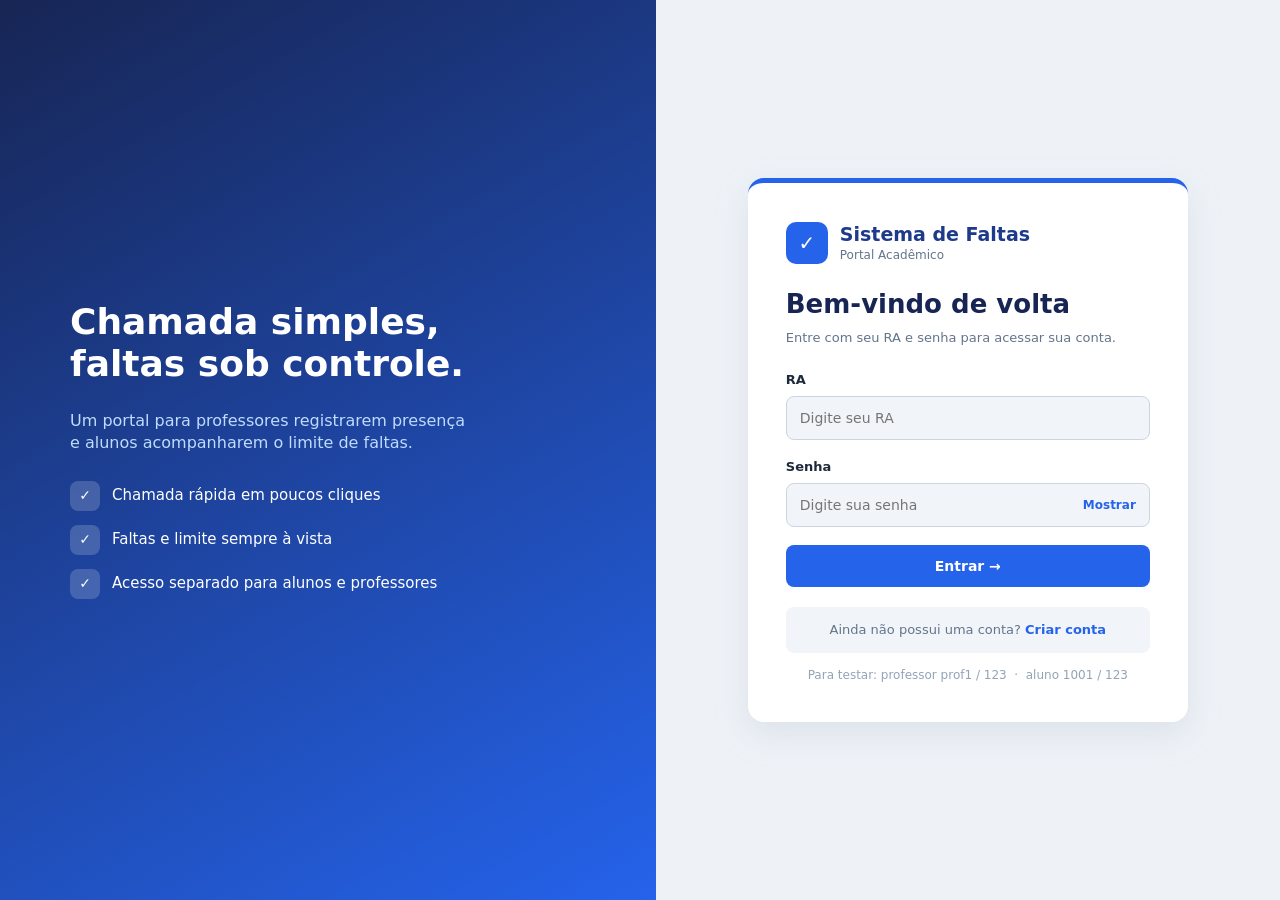
<file: index.html>
<!DOCTYPE html>
<html lang="pt-BR">
<head>
    <meta charset="UTF-8"><meta name="viewport" content="width=device-width, initial-scale=1.0"><link rel="stylesheet" href="css/style.css">
    <title>Sistema de Faltas</title>
</head>
<body class="login" data-pagina="login">
    <aside class="lado"><h2>Chamada simples, faltas sob controle.</h2><p>Um portal para professores registrarem presença e alunos acompanharem o limite de faltas.</p><ul><li><b>✓</b>Chamada rápida em poucos cliques</li><li><b>✓</b>Faltas e limite sempre à vista</li><li><b>✓</b>Acesso separado para alunos e professores</li></ul></aside>
    <main class="form-area">
        <section class="cartao">
            <div class="marca"><div class="logo-icone">✓</div><div><h1>Sistema de Faltas</h1><p>Portal Acadêmico</p></div></div>
            <h2>Bem-vindo de volta</h2>
            <p class="subtitulo">Entre com seu RA e senha para acessar sua conta.</p>
            <form>
                <div class="campo">
                    <label for="ra">RA</label>
                    <input type="text" id="ra" name="ra" placeholder="Digite seu RA" required>
                </div>
                <div class="campo">
                    <label for="senha">Senha</label>
                    <div class="senha-box">
                        <input type="password" id="senha" name="senha" placeholder="Digite sua senha" required>
                        <button type="button" class="ver-senha" data-alvo="senha">Mostrar</button>
                    </div>
                </div>
                <button class="botao" type="submit">Entrar →</button>
            </form>
            <div class="criar-conta">Ainda não possui uma conta? <a href="cadastro.html">Criar conta</a></div>
            <p class="dica">Para testar: professor prof1 / 123 &nbsp;·&nbsp; aluno 1001 / 123</p>
        </section>
    </main>
    <script src="js/app.js"></script>
</body>
</html>
</file>
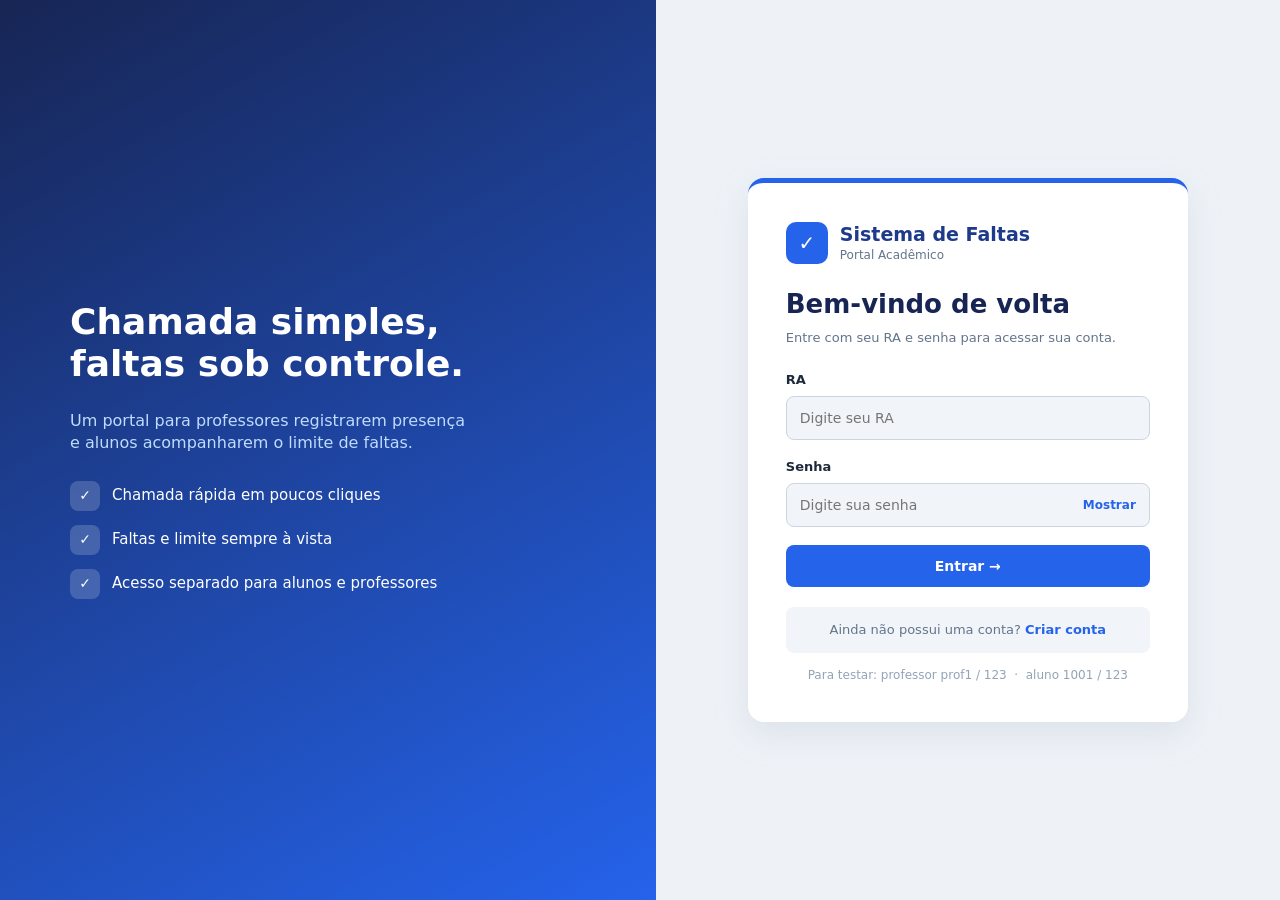
<file: aluno.html>
<!DOCTYPE html>
<html lang="pt-BR">
<head>
    <meta charset="UTF-8"><meta name="viewport" content="width=device-width, initial-scale=1.0"><link rel="stylesheet" href="css/style.css">
    <title>Minhas faltas</title>
</head>
<body class="app" data-pagina="aluno">
    <div id="cabecalho"></div>
    <main class="conteudo" id="conteudo"></main>
    <script src="js/app.js"></script>
</body>
</html>
</file>
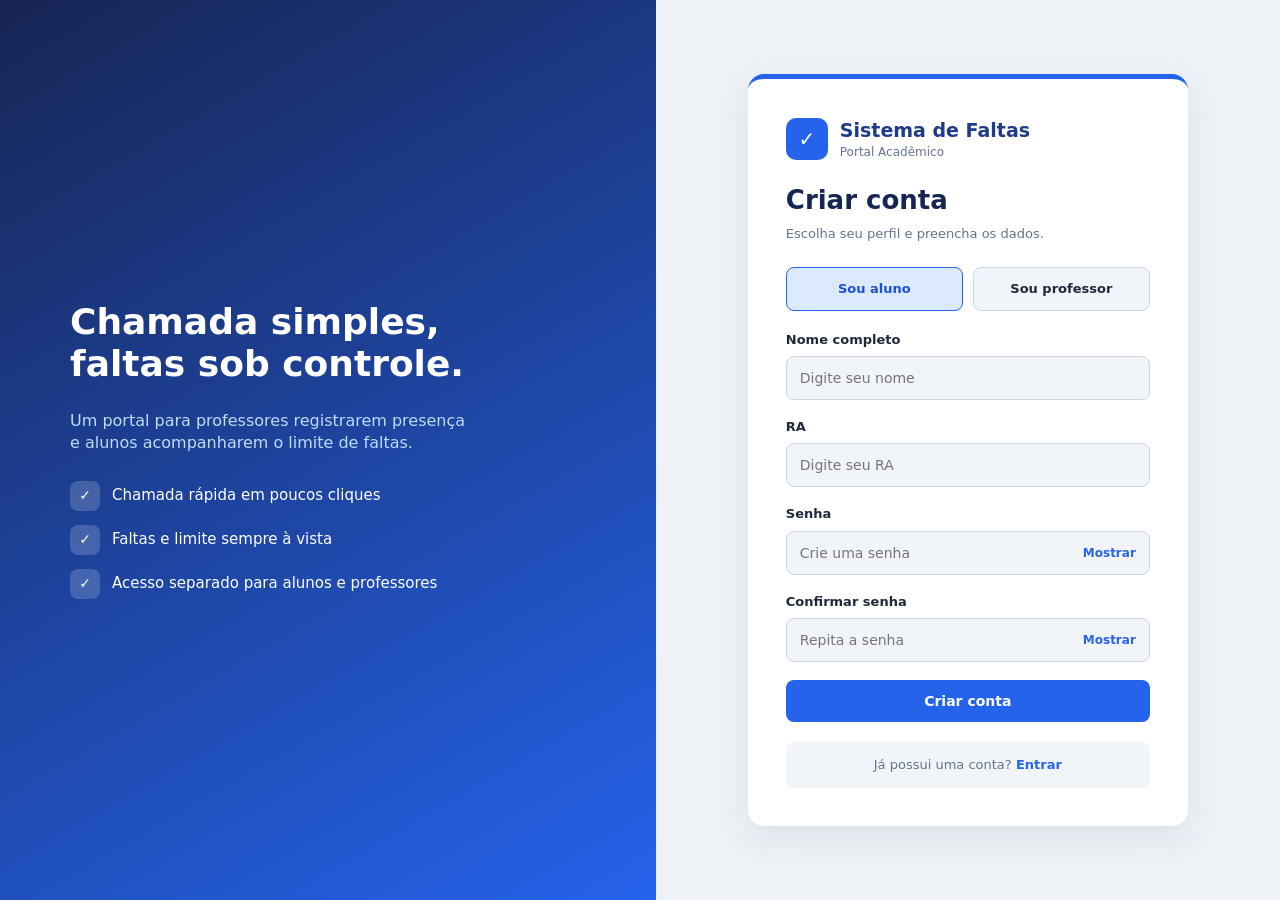
<file: cadastro.html>
<!DOCTYPE html>
<html lang="pt-BR">
<head>
    <meta charset="UTF-8"><meta name="viewport" content="width=device-width, initial-scale=1.0"><link rel="stylesheet" href="css/style.css">
    <title>Criar conta</title>
</head>
<body class="login" data-pagina="cadastro">
    <aside class="lado"><h2>Chamada simples, faltas sob controle.</h2><p>Um portal para professores registrarem presença e alunos acompanharem o limite de faltas.</p><ul><li><b>✓</b>Chamada rápida em poucos cliques</li><li><b>✓</b>Faltas e limite sempre à vista</li><li><b>✓</b>Acesso separado para alunos e professores</li></ul></aside>
    <main class="form-area">
        <section class="cartao">
            <div class="marca"><div class="logo-icone">✓</div><div><h1>Sistema de Faltas</h1><p>Portal Acadêmico</p></div></div>
            <h2>Criar conta</h2>
            <p class="subtitulo">Escolha seu perfil e preencha os dados.</p>
            <form id="form-cadastro">
                <div class="tipo-opcoes">
                    <label><input type="radio" name="tipo" value="aluno" checked>Sou aluno</label>
                    <label><input type="radio" name="tipo" value="professor">Sou professor</label>
                </div>
                <div class="campo">
                    <label for="nome">Nome completo</label>
                    <input type="text" id="nome" name="nome" placeholder="Digite seu nome" required>
                </div>
                <div class="campo">
                    <label for="ra" id="label-ra">RA</label>
                    <input type="text" id="ra" name="ra" placeholder="Digite seu RA" required>
                </div>
                <div class="campo">
                    <label for="senha">Senha</label>
                    <div class="senha-box">
                        <input type="password" id="senha" name="senha" placeholder="Crie uma senha" required>
                        <button type="button" class="ver-senha" data-alvo="senha">Mostrar</button>
                    </div>
                </div>
                <div class="campo">
                    <label for="confirmar">Confirmar senha</label>
                    <div class="senha-box">
                        <input type="password" id="confirmar" name="confirmar" placeholder="Repita a senha" required>
                        <button type="button" class="ver-senha" data-alvo="confirmar">Mostrar</button>
                    </div>
                </div>
                <button class="botao" type="submit">Criar conta</button>
            </form>
            <div class="criar-conta">Já possui uma conta? <a href="index.html">Entrar</a></div>
        </section>
    </main>
    <script src="js/app.js"></script>
</body>
</html>
</file>
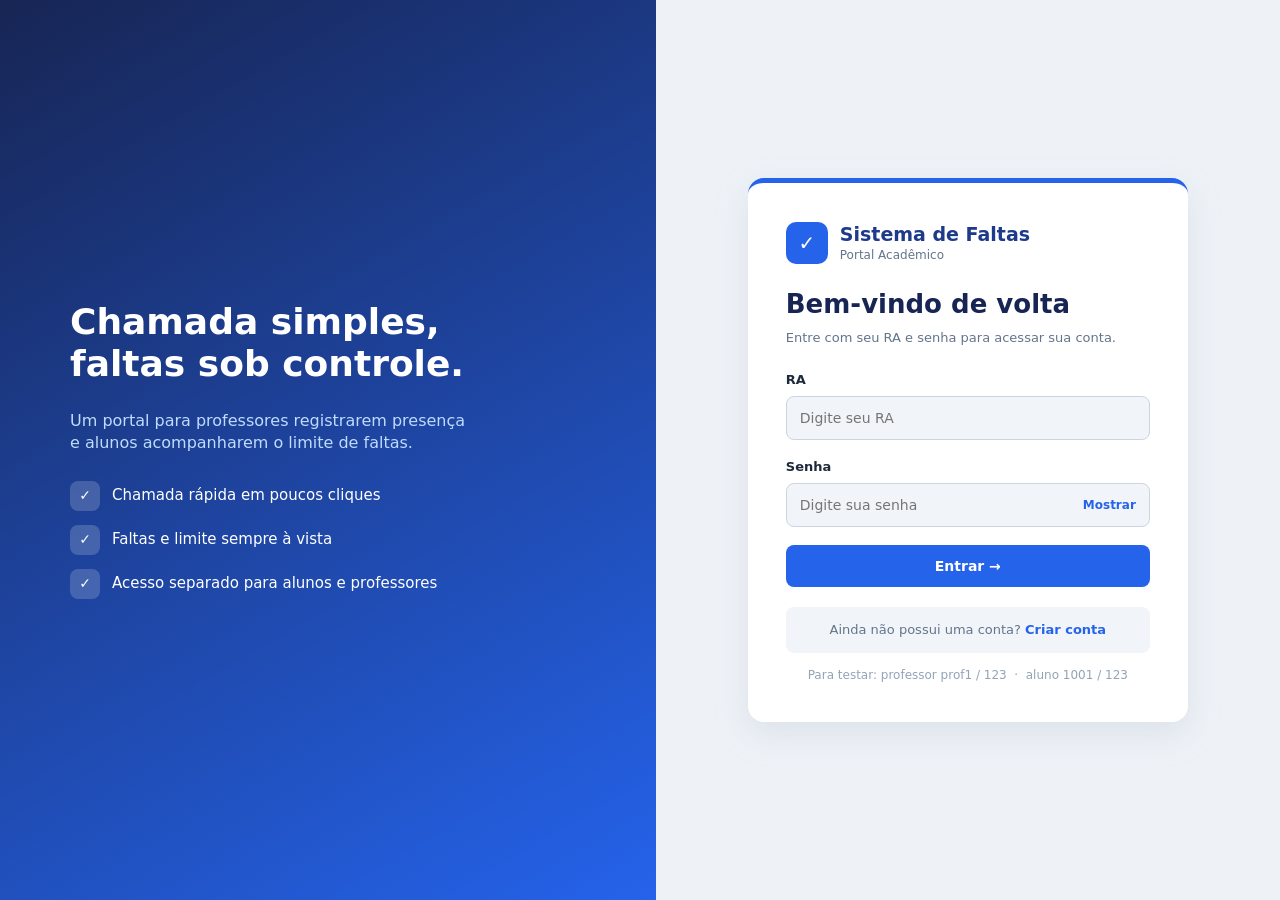
<file: chamada.html>
<!DOCTYPE html>
<html lang="pt-BR">
<head>
    <meta charset="UTF-8"><meta name="viewport" content="width=device-width, initial-scale=1.0"><link rel="stylesheet" href="css/style.css">
    <title>Chamada</title>
</head>
<body class="app" data-pagina="chamada">
    <div id="cabecalho"></div>
    <main class="conteudo" id="conteudo">
        <a class="voltar" href="professor.html">← Voltar às disciplinas</a>

        <section class="banner chamada-topo">
            <div class="icone" id="icone"></div>
            <div>
                <small class="tag">CHAMADA</small>
                <h1 id="titulo"></h1>
                <p id="subtitulo"></p>
            </div>
            <label class="campo-data">Data da aula
                <input type="date" id="data">
            </label>
        </section>

        <div class="ferramentas">
            <input type="search" id="busca" placeholder="Buscar aluno por nome ou RA...">
            <button class="btn-sec" id="todos">Todos presentes</button>
            <button class="btn-sec" id="nenhum">Todos com falta</button>
        </div>
        <p class="nota" id="nota"></p>

        <div class="painel" id="lista"></div>

        <div class="rodape-fixo">
            <div>
                <strong id="contador"></strong>
                <div class="barra"><i id="prog"></i></div>
            </div>
            <button class="botao" id="salvar">Salvar chamada</button>
        </div>
    </main>
    <script src="js/app.js"></script>
</body>
</html>
</file>
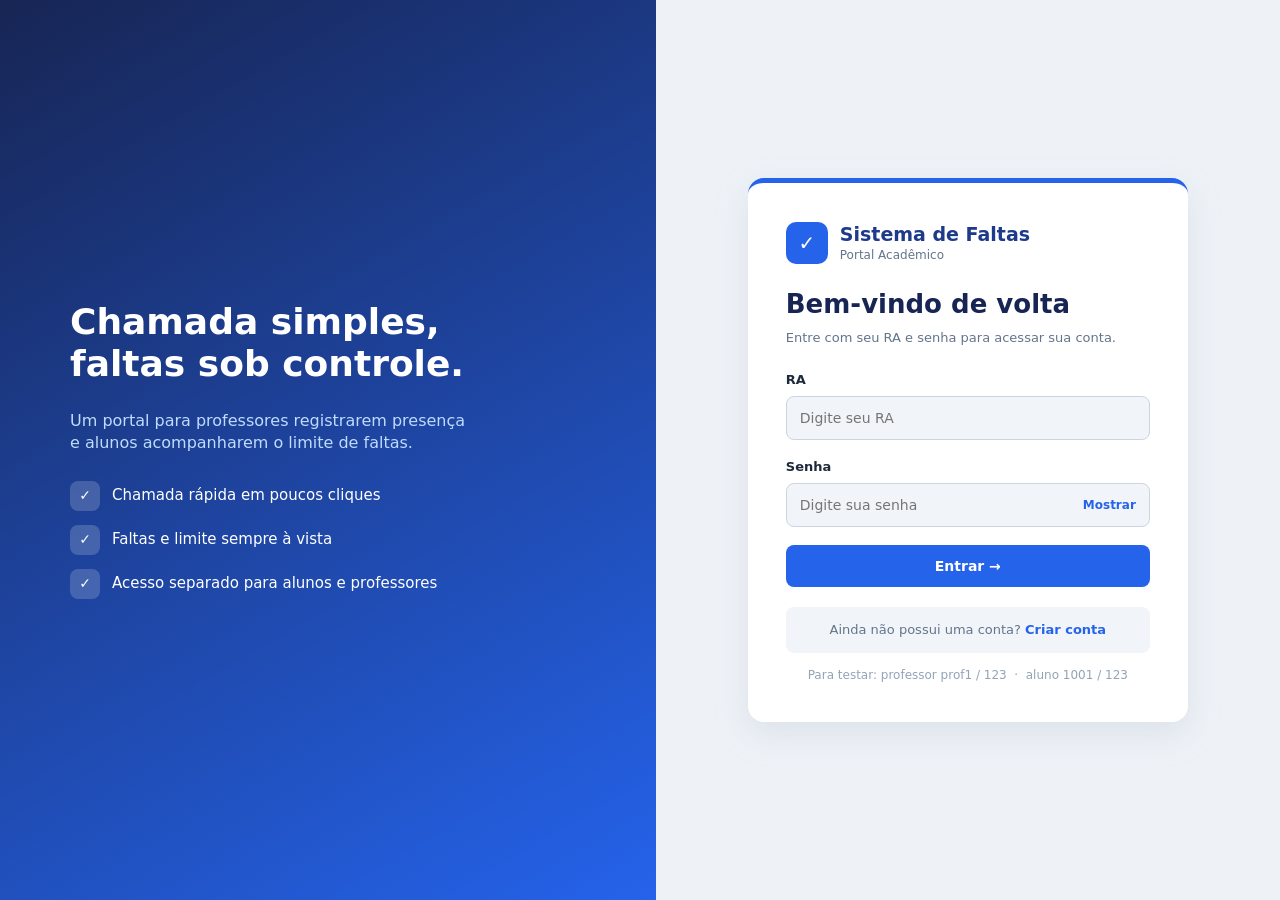
<file: professor.html>
<!DOCTYPE html>
<html lang="pt-BR">
<head>
    <meta charset="UTF-8"><meta name="viewport" content="width=device-width, initial-scale=1.0"><link rel="stylesheet" href="css/style.css">
    <title>Painel do Professor</title>
</head>
<body class="app" data-pagina="professor">
    <div id="cabecalho"></div>
    <main class="conteudo" id="conteudo"></main>
    <script src="js/app.js"></script>
</body>
</html>
</file>
<file: css/style.css>
/* ===== BASE ===== */
:root{--azul:#2563eb;--azul-esc:#1e40af;--fundo:#eef2f7;--texto:#1e293b;--suave:#64748b;--borda:#e2e8f0;--ok:#059669;--erro:#dc2626;--aviso:#d97706}
*{margin:0;padding:0;box-sizing:border-box}
body{font-family:"Segoe UI",system-ui,Arial,sans-serif;color:var(--texto);background:var(--fundo);line-height:1.4}
button,input{font-family:inherit}
button{cursor:pointer}
.azul{--cor:#2563eb;--clara:#dbeafe}
.roxo{--cor:#7c3aed;--clara:#ede9fe}
.verde{--cor:#059669;--clara:#d1fae5}
.logo-icone{width:42px;height:42px;border-radius:10px;background:var(--azul);color:#fff;display:grid;place-items:center;font-weight:700;font-size:20px;flex-shrink:0}

/* ===== LOGIN E CADASTRO ===== */
.login{min-height:100vh;display:grid;grid-template-columns:1.05fr 1fr}
.lado{background:linear-gradient(150deg,#172554,#2563eb);color:#fff;padding:70px;display:flex;flex-direction:column;justify-content:center;gap:26px}
.lado h2{font-size:36px;line-height:1.15;max-width:420px}
.lado p{color:#bfdbfe;max-width:400px}
.lado ul{list-style:none;display:grid;gap:14px}
.lado li{display:flex;gap:12px;align-items:center;font-size:15px}
.lado li b{width:30px;height:30px;border-radius:8px;background:rgba(255,255,255,.18);display:grid;place-items:center;font-size:14px}
.form-area{display:flex;align-items:center;justify-content:center;padding:30px}
.cartao{width:440px;max-width:100%;background:#fff;padding:38px;border-radius:16px;border-top:5px solid var(--azul);box-shadow:0 12px 30px #c3cad666}
.marca{display:flex;align-items:center;gap:12px;margin-bottom:22px}
.marca h1{font-size:19px;color:#1e3a8a}
.marca p{font-size:12px;color:var(--suave)}
.cartao h2{font-size:26px;color:#172554;margin-bottom:6px}
.subtitulo{color:var(--suave);font-size:13px;margin-bottom:24px}
.campo{margin-bottom:18px}
.campo label{display:block;margin-bottom:7px;font-size:13px;font-weight:600}
.campo input{width:100%;padding:13px;background:#f1f5f9;border:1px solid #cbd5e1;border-radius:8px;font-size:14px;transition:.2s}
.campo input:focus{outline:none;background:#fff;border-color:var(--azul);box-shadow:0 0 0 3px #dbeafe}
.senha-box{position:relative}
.senha-box input{padding-right:84px}
.ver-senha{position:absolute;right:8px;top:50%;transform:translateY(-50%);border:none;background:none;color:var(--azul);font-weight:600;font-size:12px;padding:6px}
.botao{width:100%;padding:13px;border:none;border-radius:8px;background:var(--azul);color:#fff;font-weight:700;font-size:14px;transition:.2s}
.botao:hover{background:var(--azul-esc)}
.botao:active{transform:scale(.98)}
.criar-conta{background:#f1f5f9;padding:14px;margin-top:20px;border-radius:8px;text-align:center;font-size:13px;color:var(--suave)}
.criar-conta a{color:var(--azul);font-weight:700;text-decoration:none}
.criar-conta a:hover{text-decoration:underline}
.dica{margin-top:14px;text-align:center;font-size:12px;color:#94a3b8}
.tipo-opcoes{display:flex;gap:10px;margin-bottom:20px}
.tipo-opcoes label{flex:1;text-align:center;padding:12px;border:1px solid #cbd5e1;border-radius:8px;background:#f1f5f9;font-size:13px;font-weight:600;cursor:pointer;transition:.2s}
.tipo-opcoes input{display:none}
.tipo-opcoes label:has(input:checked){background:#dbeafe;border-color:var(--azul);color:#1d4ed8}
.tremer{animation:tremer .35s}
@keyframes tremer{25%{transform:translateX(-8px)}75%{transform:translateX(8px)}}

/* ===== AVISOS ===== */
.aviso{position:fixed;top:20px;right:20px;padding:13px 20px;border-radius:10px;color:#fff;font-size:14px;font-weight:600;opacity:0;transform:translateY(-10px);transition:.3s;z-index:99;box-shadow:0 6px 16px #0003}
.aviso-ver{opacity:1;transform:none}
.aviso-ok{background:var(--ok)}
.aviso-erro{background:var(--erro)}

/* ===== CABEÇALHO ===== */
.cabecalho{background:linear-gradient(90deg,#1e3a8a,#1e40af);color:#fff;padding:14px 7%;display:flex;justify-content:space-between;align-items:center;position:sticky;top:0;z-index:10;box-shadow:0 2px 10px #1e3a8a55}
.logo-sistema{display:flex;align-items:center;gap:12px;text-decoration:none;color:#fff}
.logo-sistema h2{font-size:19px}
.logo-sistema span{color:#bfdbfe;font-size:11px}
.usuario{display:flex;align-items:center;gap:12px}
.avatar{width:38px;height:38px;border-radius:50%;background:#bfdbfe;color:#1e3a8a;display:grid;place-items:center;font-weight:700;font-size:14px;flex-shrink:0}
.usuario-info{text-align:right;line-height:1.2}
.usuario-info span{display:block;color:#bfdbfe;font-size:10px}
.usuario-info strong{font-size:14px}
.botao-sair{padding:8px 16px;border:none;border-radius:8px;background:#fff;color:var(--azul-esc);font-weight:700;transition:.2s}
.botao-sair:hover{background:#dbeafe}

/* ===== CONTEÚDO ===== */
.conteudo{width:88%;max-width:1200px;margin:34px auto 100px}
.banner{background:linear-gradient(120deg,#1e3a8a,#2563eb);color:#fff;border-radius:16px;padding:32px;margin-bottom:28px}
.banner h1{font-size:28px;margin:6px 0}
.banner p{color:#dbeafe;font-size:14px}
.tag{font-size:11px;font-weight:700;color:var(--cor,#93c5fd)}
.stats{display:grid;grid-template-columns:repeat(auto-fit,minmax(170px,1fr));gap:14px;margin-top:22px}
.stat{background:rgba(255,255,255,.14);border-radius:12px;padding:14px 16px;display:flex;gap:12px;align-items:center}
.stat strong{display:block;font-size:22px}
.stat div span{font-size:12px;color:#dbeafe}
.stat-icone{font-size:24px}
.titulo-secao{margin-bottom:16px}
.titulo-secao h2{font-size:22px}
.grade{display:grid;grid-template-columns:repeat(auto-fit,minmax(290px,1fr));gap:20px}
.card{background:#fff;border-radius:14px;padding:24px;border-top:4px solid var(--cor);box-shadow:0 3px 12px #d6dbe3;transition:transform .2s,box-shadow .2s;display:flex;flex-direction:column}
.card:hover{transform:translateY(-4px);box-shadow:0 10px 22px #c3cad6}
.card-topo{display:flex;justify-content:space-between;align-items:center;margin-bottom:14px}
.icone{width:46px;height:46px;border-radius:10px;background:var(--clara);color:var(--cor);display:grid;place-items:center;font-weight:700}
.card h3{font-size:18px;min-height:46px;margin:4px 0 6px}
.curso{color:var(--suave);font-size:13px;margin-bottom:14px}
.info{display:flex;gap:28px;padding:14px 0;margin-bottom:16px;border-top:1px solid var(--borda);border-bottom:1px solid var(--borda)}
.info span{display:block;color:#94a3b8;font-size:11px}
.info strong{font-size:14px;color:#475569}
.ultima{font-size:12px;color:var(--suave);margin-bottom:14px}
.botao-chamada{margin-top:auto;display:block;text-align:center;text-decoration:none;padding:12px;border-radius:8px;background:var(--cor);color:#fff;font-weight:700;transition:.2s}
.botao-chamada:hover{filter:brightness(.9)}
.pilula{padding:4px 11px;border-radius:20px;font-size:11px;font-weight:700}
.ok{background:#d1fae5;color:#047857}
.atencao{background:#fef3c7;color:#b45309}
.critico{background:#fee2e2;color:#b91c1c}
.barra{height:8px;background:var(--borda);border-radius:5px;overflow:hidden}
.barra i{display:block;height:100%;width:0;border-radius:5px;background:var(--cor,var(--azul));transition:width .8s ease}
.barra i.atencao{background:#f59e0b}
.barra i.critico{background:#dc2626}
.barra-rotulo{display:flex;justify-content:space-between;font-size:12px;color:var(--suave);margin-bottom:6px}
.datas{display:flex;flex-wrap:wrap;gap:6px;margin-top:14px;font-size:12px}
.datas span{background:#fee2e2;color:#b91c1c;padding:3px 9px;border-radius:12px;font-weight:600}
.datas em{color:#94a3b8}

/* ===== CHAMADA ===== */
.voltar{display:inline-block;margin-bottom:16px;color:var(--azul);font-weight:600;text-decoration:none;font-size:14px}
.chamada-topo{background:#fff;color:var(--texto);border-top:4px solid var(--cor);display:flex;align-items:center;gap:18px;flex-wrap:wrap;box-shadow:0 3px 12px #d6dbe3}
.chamada-topo>div:nth-child(2){flex:1}
.chamada-topo h1{font-size:24px}
.chamada-topo p{color:var(--suave)}
.campo-data{font-size:12px;font-weight:600;color:var(--suave);display:grid;gap:5px}
.campo-data input,.ferramentas input{padding:10px 12px;border:1px solid #cbd5e1;border-radius:8px;font-size:14px;background:#fff}
.ferramentas{display:flex;gap:10px;flex-wrap:wrap;margin-bottom:12px}
.ferramentas input{flex:1;min-width:200px}
.btn-sec{padding:10px 16px;border:1px solid #cbd5e1;background:#fff;border-radius:8px;font-weight:600;font-size:13px;transition:.2s}
.btn-sec:hover{background:#eff6ff;border-color:var(--azul)}
.nota{font-size:13px;color:var(--aviso);min-height:20px;margin-bottom:8px;font-weight:600}
.painel{background:#fff;border-radius:14px;padding:6px 22px;box-shadow:0 3px 12px #d6dbe3}
.linha{display:flex;justify-content:space-between;align-items:center;gap:12px;padding:13px 0;border-bottom:1px solid var(--borda)}
.linha:last-child{border:none}
.aluno-id{display:flex;align-items:center;gap:12px}
.aluno-id .avatar{background:var(--clara);color:var(--cor)}
.aluno-id span{display:block;color:#94a3b8;font-size:12px}
.par{display:flex;gap:6px}
.par button{padding:8px 16px;border:1px solid #cbd5e1;border-radius:8px;background:#f1f5f9;font-weight:600;font-size:13px;transition:.2s}
.par .on-p{background:#059669;border-color:#059669;color:#fff}
.par .on-f{background:#dc2626;border-color:#dc2626;color:#fff}
.vazio{padding:26px 0;text-align:center;color:var(--suave)}
.rodape-fixo{position:fixed;left:0;right:0;bottom:0;background:#fff;box-shadow:0 -4px 16px #c3cad666;padding:14px 7%;display:flex;justify-content:space-between;align-items:center;gap:20px;z-index:5}
.rodape-fixo>div{flex:1;max-width:420px}
.rodape-fixo strong{font-size:14px;display:block;margin-bottom:6px}
.rodape-fixo .barra i{background:var(--ok)}
.rodape-fixo .botao{width:auto;padding:12px 30px}

/* ===== RESPONSIVO ===== */
@media(max-width:900px){.login{grid-template-columns:1fr}.lado{display:none}}
@media(max-width:800px){.usuario-info{display:none}.cabecalho{padding:14px 5%}.linha{flex-direction:column;align-items:flex-start}.rodape-fixo{flex-direction:column;align-items:stretch}.rodape-fixo>div{max-width:none}.rodape-fixo .botao{width:100%}.conteudo{width:92%}}
@media(prefers-reduced-motion:reduce){*{transition:none!important;animation:none!important}}
</file>
